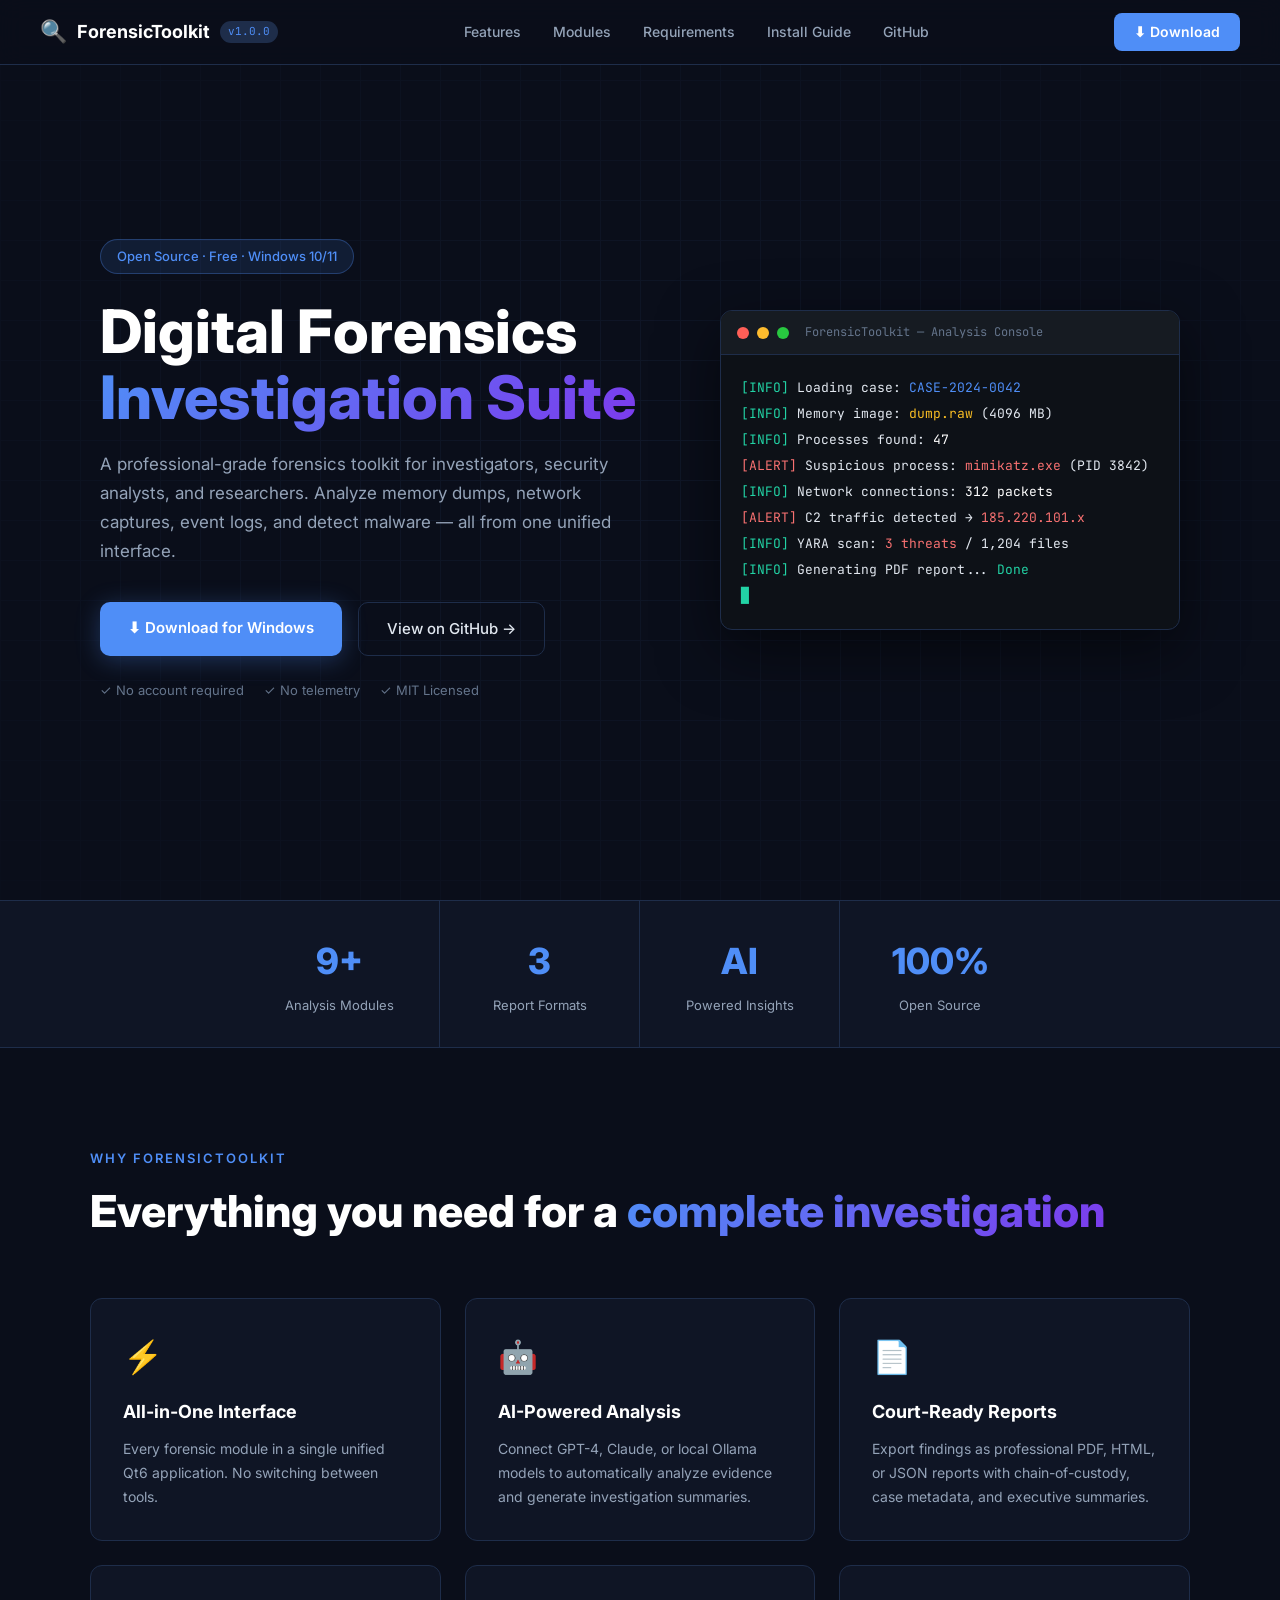
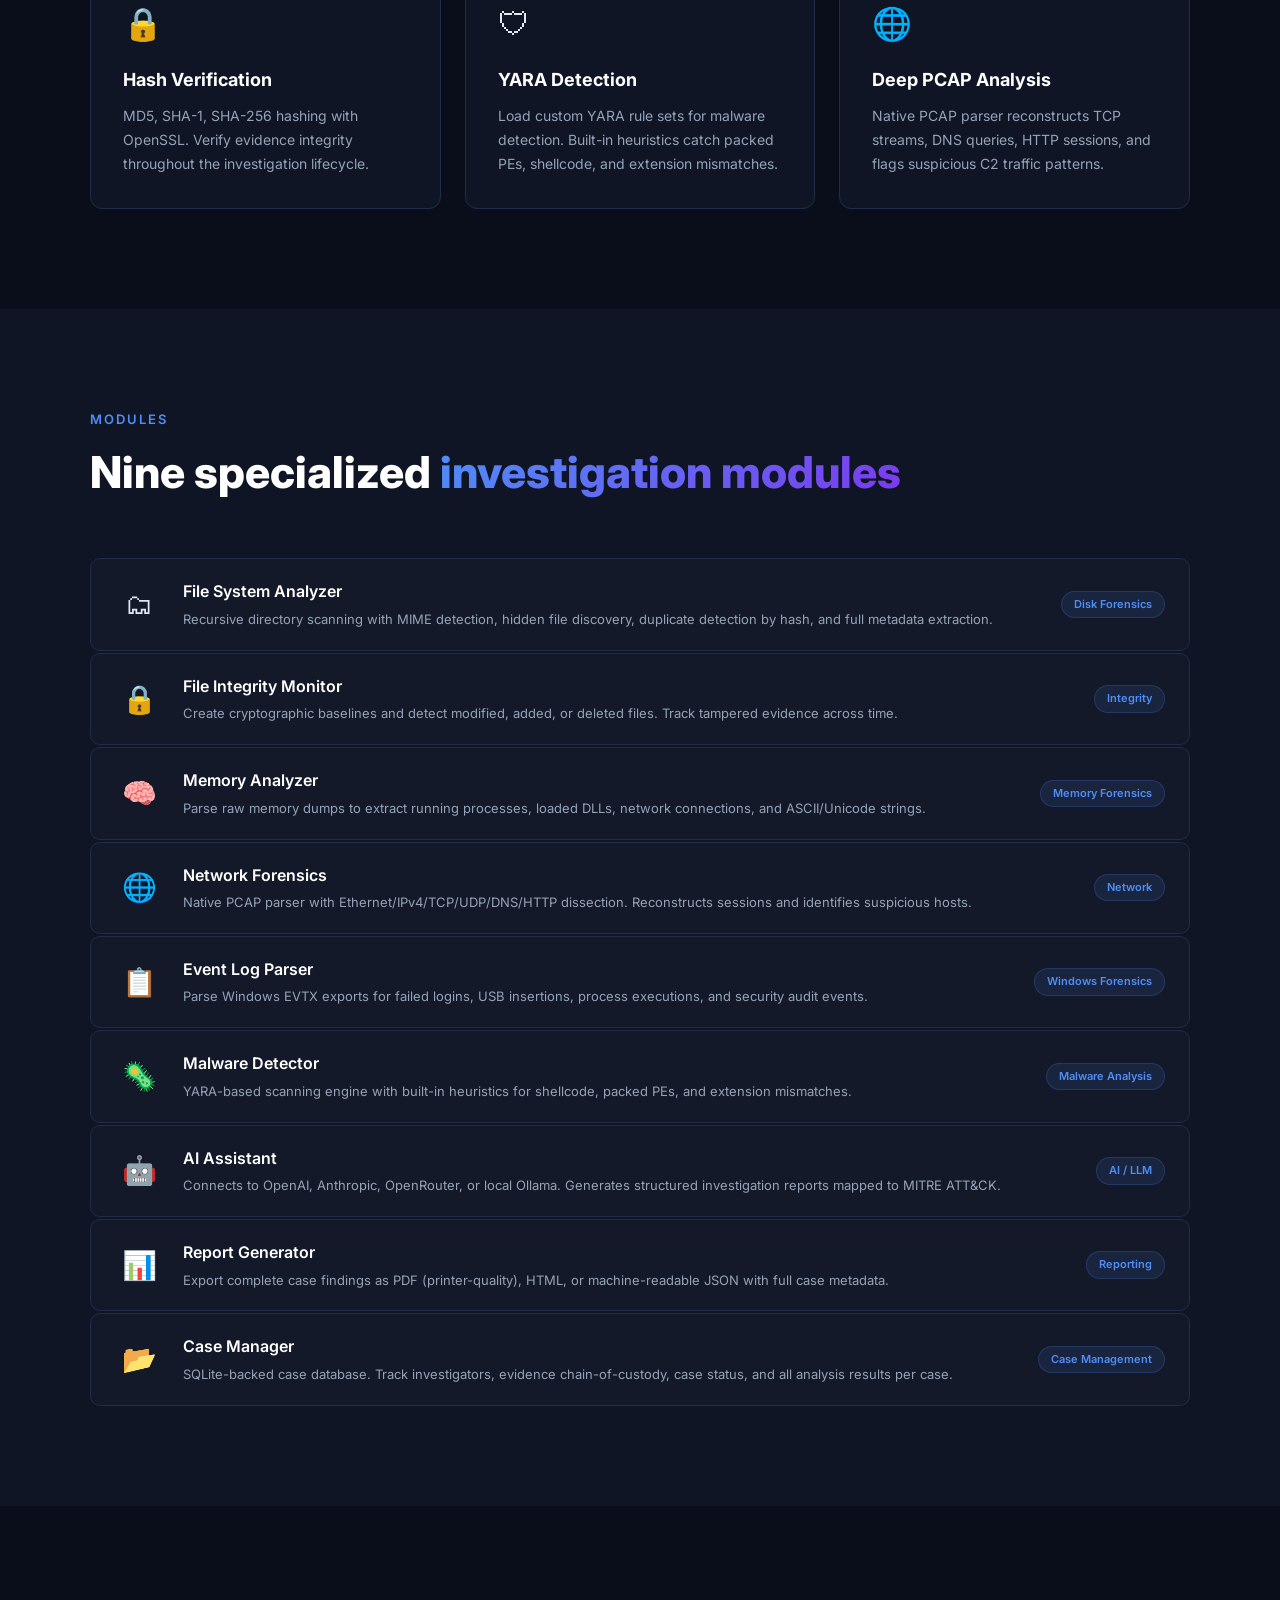
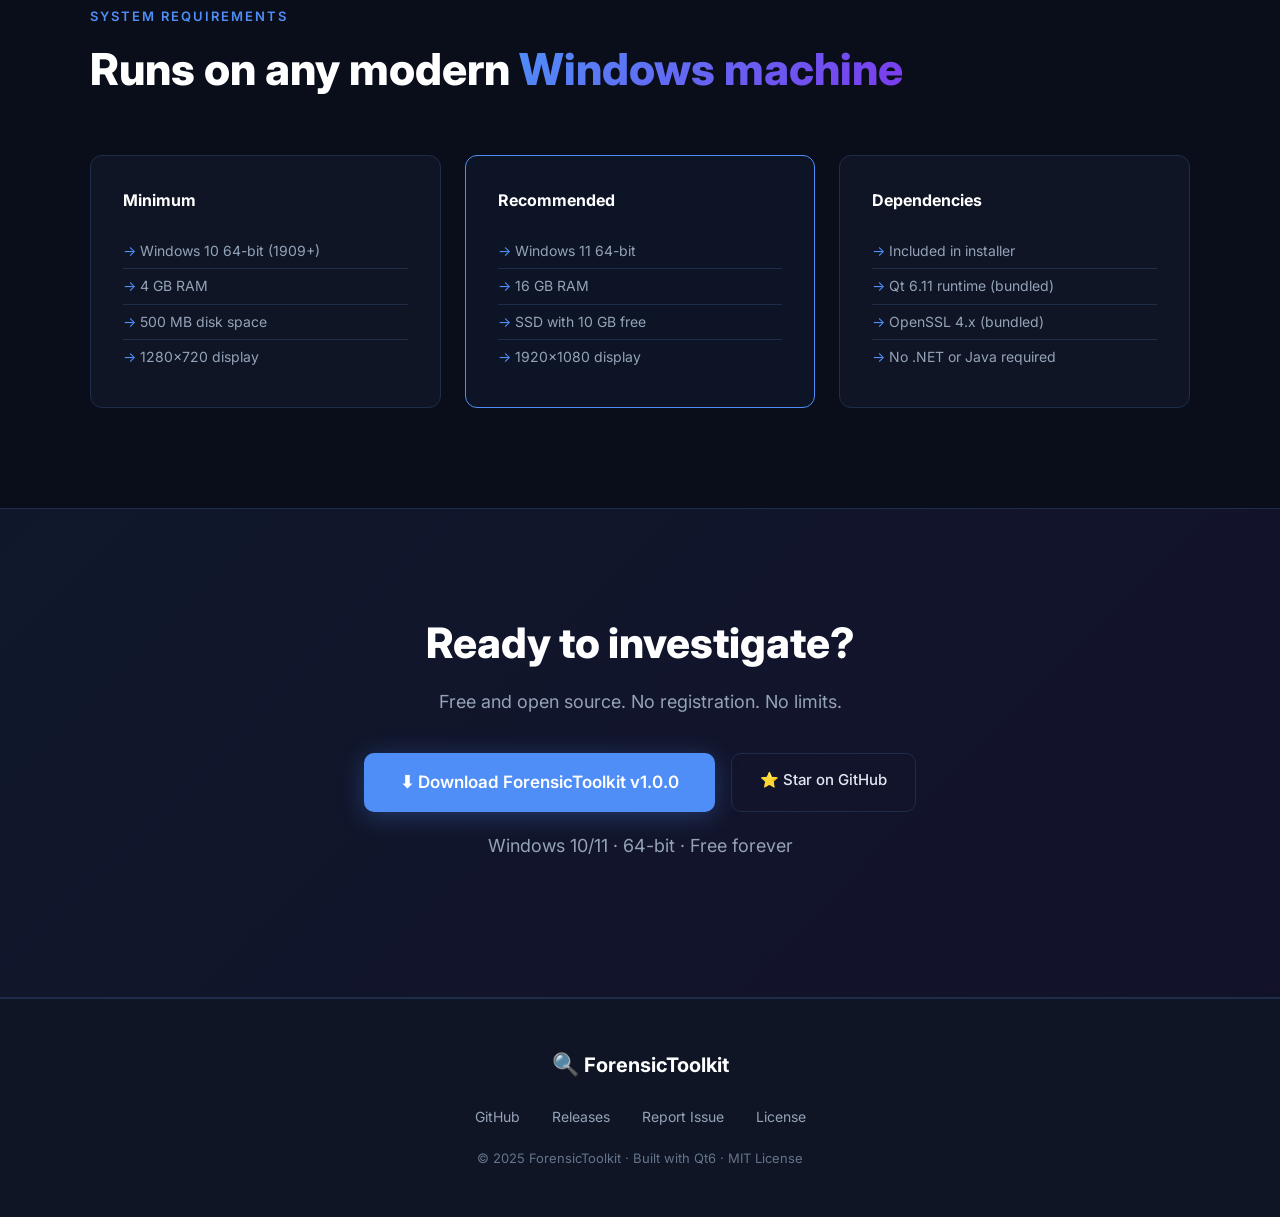
<file: docs/index.html>
<!DOCTYPE html>
<html lang="en">
<head>
  <meta charset="UTF-8" />
  <meta name="viewport" content="width=device-width, initial-scale=1.0"/>
  <title>ForensicToolkit — Enterprise Digital Forensics for Windows</title>
  <meta name="description" content="Professional open-source digital forensics investigation suite. Analyze memory dumps, PCAP files, event logs, detect malware, and generate court-ready reports."/>
  <meta property="og:title" content="ForensicToolkit — Enterprise Digital Forensics"/>
  <meta property="og:description" content="Open-source forensics toolkit with memory analysis, network forensics, malware detection, and AI-powered investigation reports."/>
  <meta property="og:url" content="https://forensics-toolkit-tan.vercel.app"/>
  <link rel="preconnect" href="https://fonts.googleapis.com"/>
  <link href="https://fonts.googleapis.com/css2?family=Inter:wght@300;400;500;600;700;800&family=JetBrains+Mono:wght@400;500&display=swap" rel="stylesheet"/>
  <link rel="stylesheet" href="style.css"/>
</head>
<body>

<!-- NAV -->
<nav class="navbar">
  <div class="nav-inner">
    <div class="nav-logo">
      <a href="#" class="nav-logo-link">
        <span class="logo-icon">🔍</span>
        <span class="logo-text">ForensicToolkit</span>
        <span class="logo-version">v1.0.0</span>
      </a>
    </div>
    <ul class="nav-links">
      <li><a href="#features">Features</a></li>
      <li><a href="#modules">Modules</a></li>
      <li><a href="#requirements">Requirements</a></li>
      <li><a href="install.html">Install Guide</a></li>
      <li><a href="https://github.com/Achyuth69/ForensicsToolkit" target="_blank">GitHub</a></li>
    </ul>
    <a class="btn-nav-download" href="https://github.com/Achyuth69/ForensicsToolkit/releases/download/v1.0.0/ForensicToolkit-1.0.0-Setup.exe">
      ⬇ Download
    </a>
  </div>
</nav>

<!-- HERO -->
<section class="hero" id="landing">
  <div class="hero-bg-grid"></div>
  <div class="hero-inner">
    <div class="hero-badge">Open Source · Free · Windows 10/11</div>
    <h1 class="hero-title">
      Digital Forensics<br/>
      <span class="gradient-text">Investigation Suite</span>
    </h1>
    <p class="hero-subtitle">
      A professional-grade forensics toolkit for investigators, security analysts, and researchers.
      Analyze memory dumps, network captures, event logs, and detect malware — all from one unified interface.
    </p>
    <div class="hero-actions">
      <a class="btn-primary" href="https://github.com/Achyuth69/ForensicsToolkit/releases/download/v1.0.0/ForensicToolkit-1.0.0-Setup.exe">
        ⬇ Download for Windows
      </a>
      <a class="btn-secondary" href="https://github.com/Achyuth69/ForensicsToolkit" target="_blank">
        View on GitHub →
      </a>
    </div>
    <div class="hero-meta">
      <span>✓ No account required</span>
      <span>✓ No telemetry</span>
      <span>✓ MIT Licensed</span>
    </div>
  </div>
  <div class="hero-terminal">
    <div class="terminal-bar">
      <span class="dot red"></span><span class="dot yellow"></span><span class="dot green"></span>
      <span class="terminal-title">ForensicToolkit — Analysis Console</span>
    </div>
    <div class="terminal-body">
      <p><span class="t-green">[INFO]</span> Loading case: <span class="t-blue">CASE-2024-0042</span></p>
      <p><span class="t-green">[INFO]</span> Memory image: <span class="t-yellow">dump.raw</span> (4096 MB)</p>
      <p><span class="t-green">[INFO]</span> Processes found: <span class="t-white">47</span></p>
      <p><span class="t-red">[ALERT]</span> Suspicious process: <span class="t-red">mimikatz.exe</span> (PID 3842)</p>
      <p><span class="t-green">[INFO]</span> Network connections: <span class="t-white">312 packets</span></p>
      <p><span class="t-red">[ALERT]</span> C2 traffic detected → <span class="t-red">185.220.101.x</span></p>
      <p><span class="t-green">[INFO]</span> YARA scan: <span class="t-red">3 threats</span> / 1,204 files</p>
      <p><span class="t-green">[INFO]</span> Generating PDF report... <span class="t-green">Done</span></p>
      <p class="t-cursor">█</p>
    </div>
  </div>
</section>

<!-- STATS -->
<section class="stats-bar">
  <div class="stat"><span class="stat-num">9+</span><span class="stat-label">Analysis Modules</span></div>
  <div class="stat"><span class="stat-num">3</span><span class="stat-label">Report Formats</span></div>
  <div class="stat"><span class="stat-num">AI</span><span class="stat-label">Powered Insights</span></div>
  <div class="stat"><span class="stat-num">100%</span><span class="stat-label">Open Source</span></div>
</section>

<!-- FEATURES -->
<section class="section" id="features">
  <div class="section-inner">
    <div class="section-label">Why ForensicToolkit</div>
    <h2 class="section-title">Everything you need for a <span class="gradient-text">complete investigation</span></h2>
    <div class="features-grid">
      <div class="feature-card">
        <div class="feature-icon">⚡</div>
        <h3>All-in-One Interface</h3>
        <p>Every forensic module in a single unified Qt6 application. No switching between tools.</p>
      </div>
      <div class="feature-card">
        <div class="feature-icon">🤖</div>
        <h3>AI-Powered Analysis</h3>
        <p>Connect GPT-4, Claude, or local Ollama models to automatically analyze evidence and generate investigation summaries.</p>
      </div>
      <div class="feature-card">
        <div class="feature-icon">📄</div>
        <h3>Court-Ready Reports</h3>
        <p>Export findings as professional PDF, HTML, or JSON reports with chain-of-custody, case metadata, and executive summaries.</p>
      </div>
      <div class="feature-card">
        <div class="feature-icon">🔒</div>
        <h3>Hash Verification</h3>
        <p>MD5, SHA-1, SHA-256 hashing with OpenSSL. Verify evidence integrity throughout the investigation lifecycle.</p>
      </div>
      <div class="feature-card">
        <div class="feature-icon">🛡</div>
        <h3>YARA Detection</h3>
        <p>Load custom YARA rule sets for malware detection. Built-in heuristics catch packed PEs, shellcode, and extension mismatches.</p>
      </div>
      <div class="feature-card">
        <div class="feature-icon">🌐</div>
        <h3>Deep PCAP Analysis</h3>
        <p>Native PCAP parser reconstructs TCP streams, DNS queries, HTTP sessions, and flags suspicious C2 traffic patterns.</p>
      </div>
    </div>
  </div>
</section>

<!-- MODULES -->
<section class="section section-dark" id="modules">
  <div class="section-inner">
    <div class="section-label">Modules</div>
    <h2 class="section-title">Nine specialized <span class="gradient-text">investigation modules</span></h2>
    <div class="modules-list">
      <div class="module-item">
        <span class="module-icon">🗂</span>
        <div class="module-info">
          <h4>File System Analyzer</h4>
          <p>Recursive directory scanning with MIME detection, hidden file discovery, duplicate detection by hash, and full metadata extraction.</p>
        </div>
        <span class="module-tag">Disk Forensics</span>
      </div>
      <div class="module-item">
        <span class="module-icon">🔒</span>
        <div class="module-info">
          <h4>File Integrity Monitor</h4>
          <p>Create cryptographic baselines and detect modified, added, or deleted files. Track tampered evidence across time.</p>
        </div>
        <span class="module-tag">Integrity</span>
      </div>
      <div class="module-item">
        <span class="module-icon">🧠</span>
        <div class="module-info">
          <h4>Memory Analyzer</h4>
          <p>Parse raw memory dumps to extract running processes, loaded DLLs, network connections, and ASCII/Unicode strings.</p>
        </div>
        <span class="module-tag">Memory Forensics</span>
      </div>
      <div class="module-item">
        <span class="module-icon">🌐</span>
        <div class="module-info">
          <h4>Network Forensics</h4>
          <p>Native PCAP parser with Ethernet/IPv4/TCP/UDP/DNS/HTTP dissection. Reconstructs sessions and identifies suspicious hosts.</p>
        </div>
        <span class="module-tag">Network</span>
      </div>
      <div class="module-item">
        <span class="module-icon">📋</span>
        <div class="module-info">
          <h4>Event Log Parser</h4>
          <p>Parse Windows EVTX exports for failed logins, USB insertions, process executions, and security audit events.</p>
        </div>
        <span class="module-tag">Windows Forensics</span>
      </div>
      <div class="module-item">
        <span class="module-icon">🦠</span>
        <div class="module-info">
          <h4>Malware Detector</h4>
          <p>YARA-based scanning engine with built-in heuristics for shellcode, packed PEs, and extension mismatches.</p>
        </div>
        <span class="module-tag">Malware Analysis</span>
      </div>
      <div class="module-item">
        <span class="module-icon">🤖</span>
        <div class="module-info">
          <h4>AI Assistant</h4>
          <p>Connects to OpenAI, Anthropic, OpenRouter, or local Ollama. Generates structured investigation reports mapped to MITRE ATT&CK.</p>
        </div>
        <span class="module-tag">AI / LLM</span>
      </div>
      <div class="module-item">
        <span class="module-icon">📊</span>
        <div class="module-info">
          <h4>Report Generator</h4>
          <p>Export complete case findings as PDF (printer-quality), HTML, or machine-readable JSON with full case metadata.</p>
        </div>
        <span class="module-tag">Reporting</span>
      </div>
      <div class="module-item">
        <span class="module-icon">📂</span>
        <div class="module-info">
          <h4>Case Manager</h4>
          <p>SQLite-backed case database. Track investigators, evidence chain-of-custody, case status, and all analysis results per case.</p>
        </div>
        <span class="module-tag">Case Management</span>
      </div>
    </div>
  </div>
</section>

<!-- REQUIREMENTS -->
<section class="section" id="requirements">
  <div class="section-inner">
    <div class="section-label">System Requirements</div>
    <h2 class="section-title">Runs on any modern <span class="gradient-text">Windows machine</span></h2>
    <div class="req-grid">
      <div class="req-card">
        <h4>Minimum</h4>
        <ul>
          <li>Windows 10 64-bit (1909+)</li>
          <li>4 GB RAM</li>
          <li>500 MB disk space</li>
          <li>1280×720 display</li>
        </ul>
      </div>
      <div class="req-card req-card-highlight">
        <h4>Recommended</h4>
        <ul>
          <li>Windows 11 64-bit</li>
          <li>16 GB RAM</li>
          <li>SSD with 10 GB free</li>
          <li>1920×1080 display</li>
        </ul>
      </div>
      <div class="req-card">
        <h4>Dependencies</h4>
        <ul>
          <li>Included in installer</li>
          <li>Qt 6.11 runtime (bundled)</li>
          <li>OpenSSL 4.x (bundled)</li>
          <li>No .NET or Java required</li>
        </ul>
      </div>
    </div>
  </div>
</section>

<!-- CTA -->
<section class="cta-section">
  <div class="cta-inner">
    <h2>Ready to investigate?</h2>
    <p>Free and open source. No registration. No limits.</p>
    <div class="cta-actions">
      <a class="btn-primary btn-large" href="https://github.com/Achyuth69/ForensicsToolkit/releases/download/v1.0.0/ForensicToolkit-1.0.0-Setup.exe">
        ⬇ Download ForensicToolkit v1.0.0
      </a>
      <a class="btn-secondary" href="https://github.com/Achyuth69/ForensicsToolkit" target="_blank">
        ⭐ Star on GitHub
      </a>
    </div>
    <p class="cta-note">Windows 10/11 · 64-bit · Free forever</p>
  </div>
</section>

<!-- FOOTER -->
<footer class="footer">
  <div class="footer-inner">
    <div class="footer-logo">
      <span class="logo-icon">🔍</span> ForensicToolkit
    </div>
    <div class="footer-links">
      <a href="https://github.com/Achyuth69/ForensicsToolkit" target="_blank">GitHub</a>
      <a href="https://github.com/Achyuth69/ForensicsToolkit/releases" target="_blank">Releases</a>
      <a href="https://github.com/Achyuth69/ForensicsToolkit/issues" target="_blank">Report Issue</a>
      <a href="https://github.com/Achyuth69/ForensicsToolkit/blob/main/LICENSE" target="_blank">License</a>
    </div>
    <p class="footer-copy">© 2025 ForensicToolkit · Built with Qt6 · MIT License</p>
  </div>
</footer>

<script src="script.js"></script>
</body>
</html>
</file>
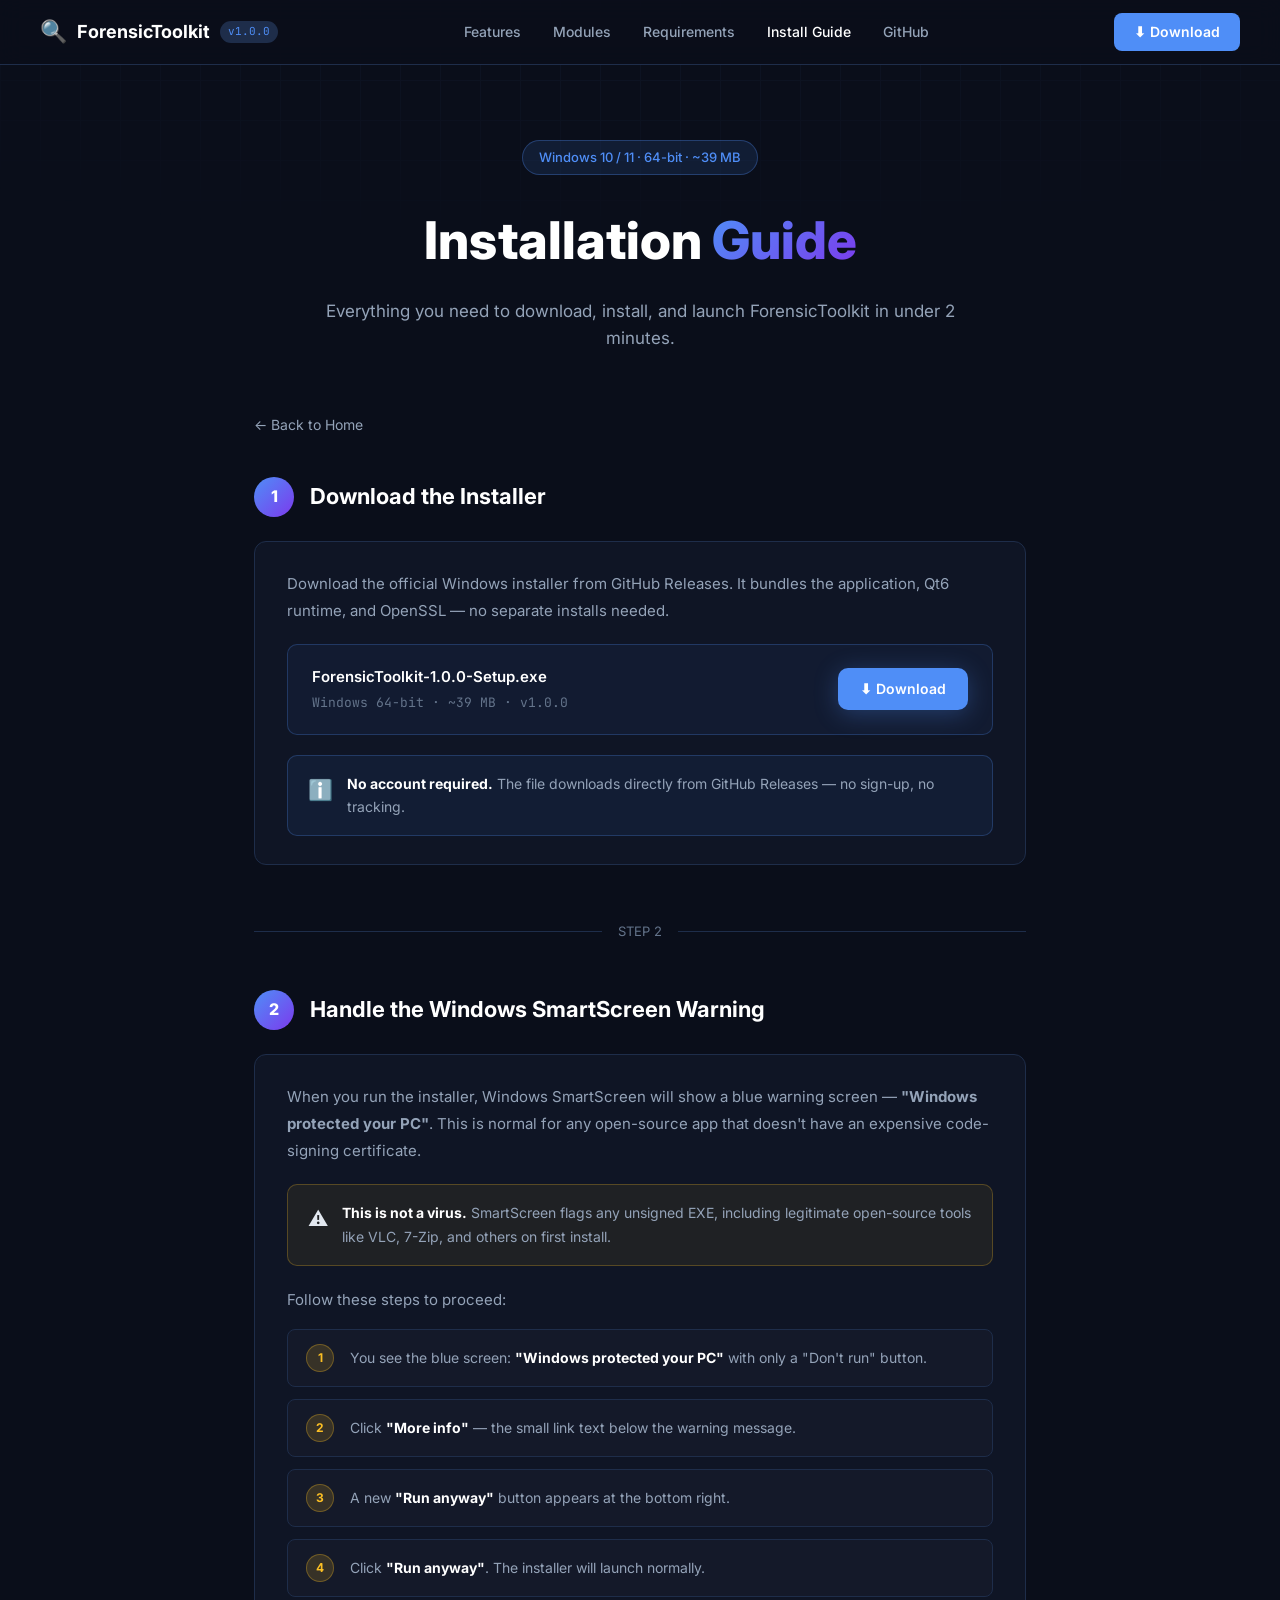
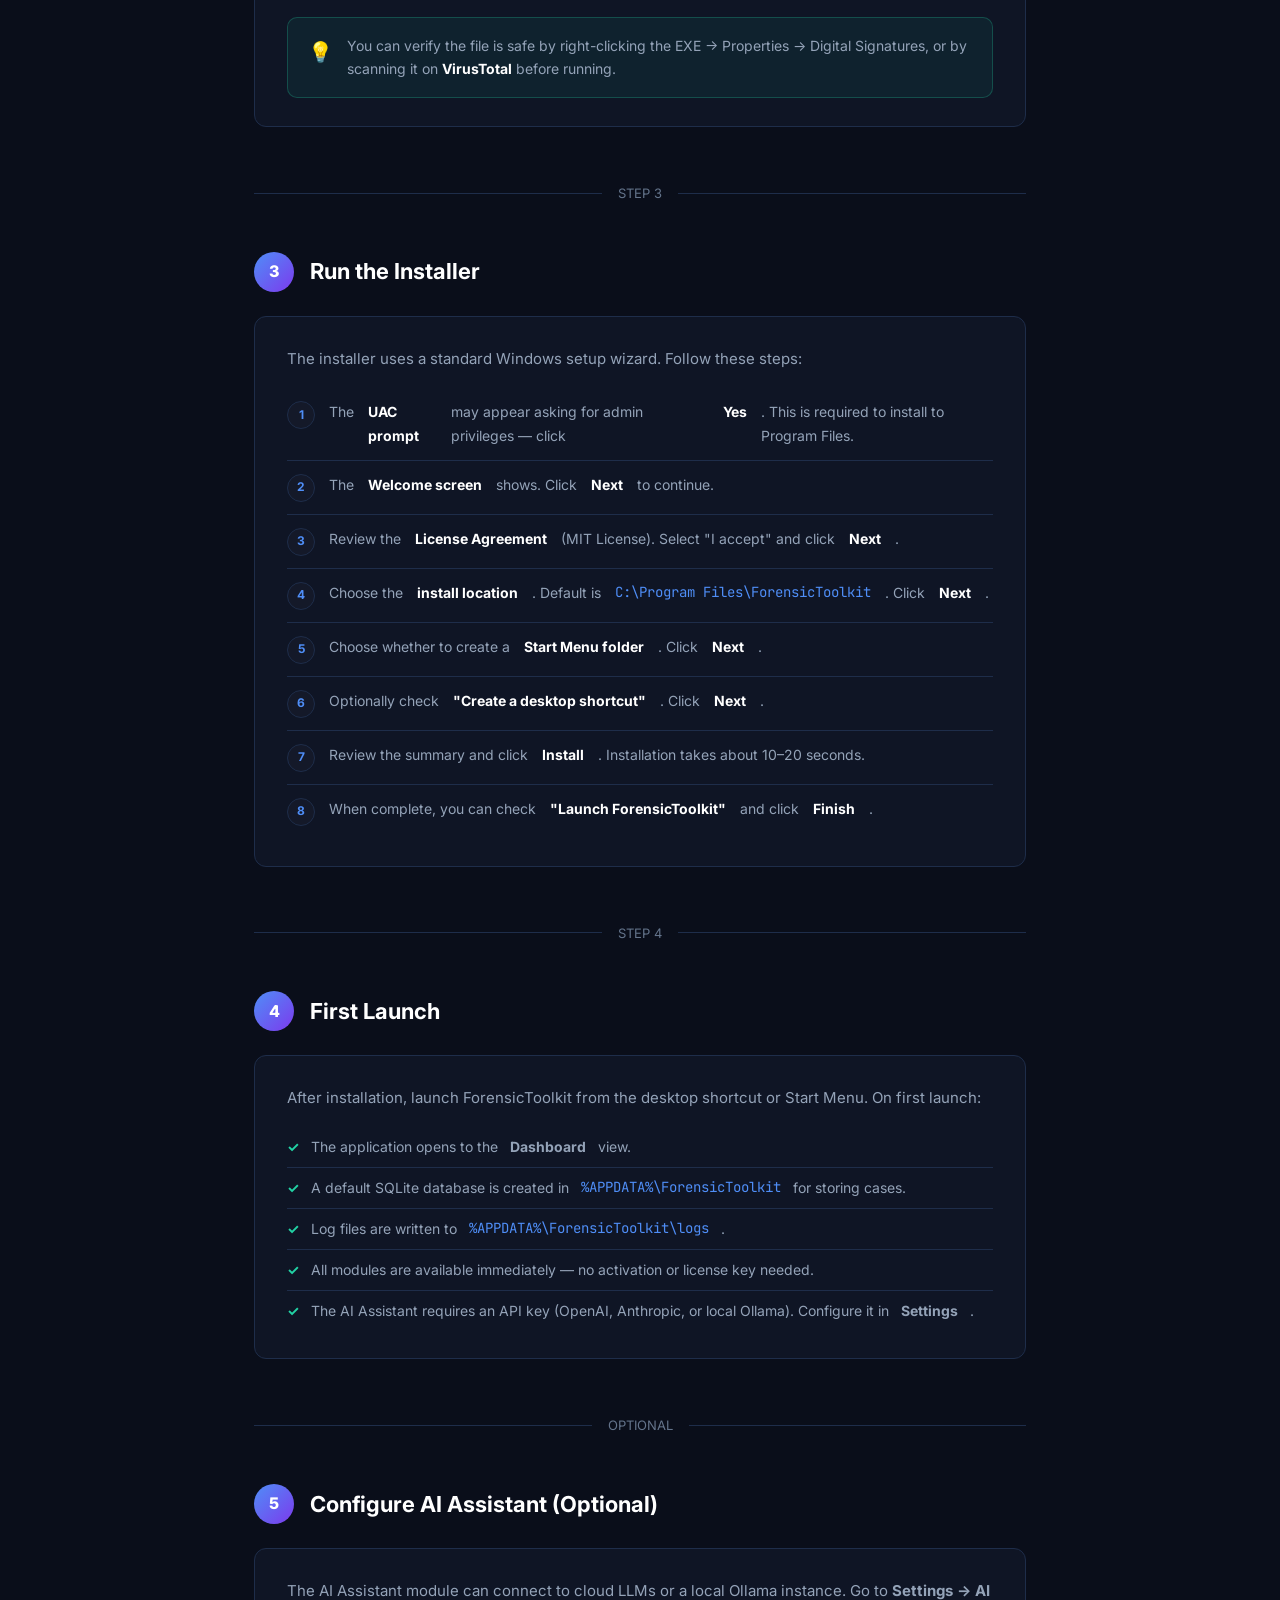
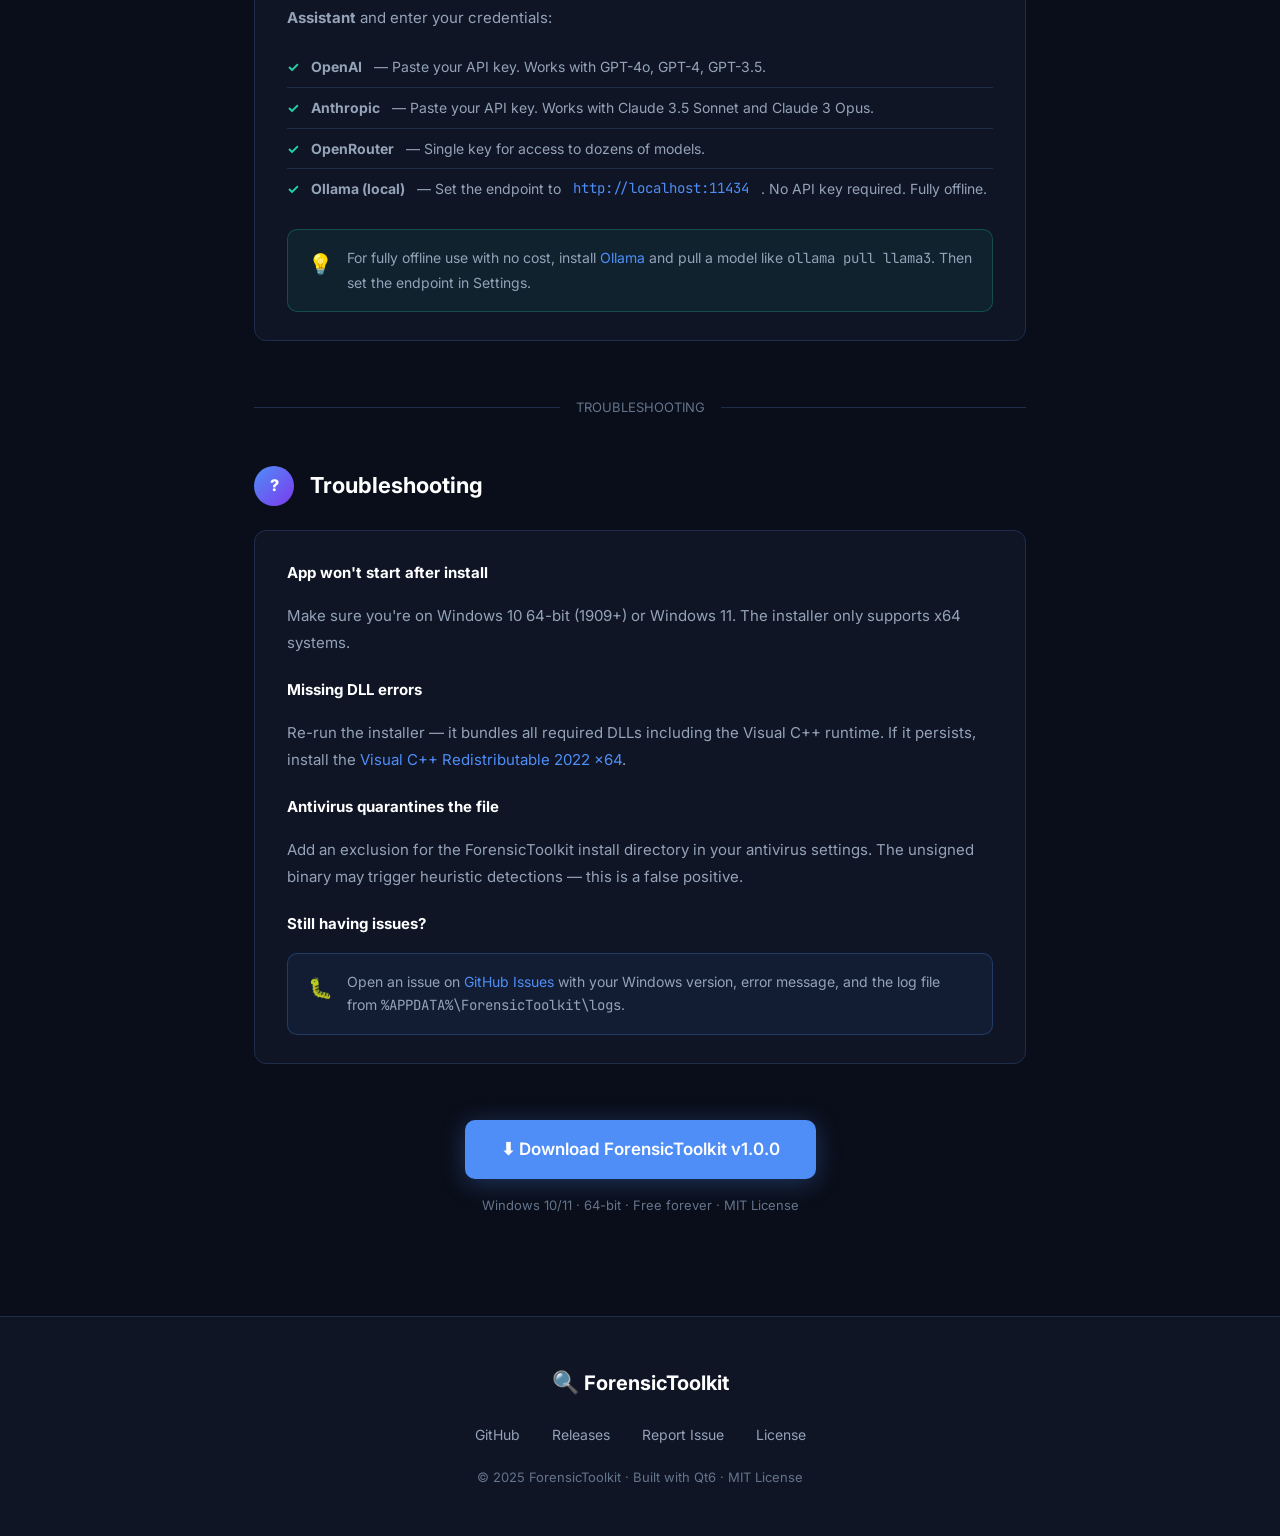
<file: docs/install.html>
<!DOCTYPE html>
<html lang="en">
<head>
  <meta charset="UTF-8" />
  <meta name="viewport" content="width=device-width, initial-scale=1.0"/>
  <title>Install Guide — ForensicToolkit</title>
  <meta name="description" content="Step-by-step installation guide for ForensicToolkit on Windows 10/11."/>
  <link rel="preconnect" href="https://fonts.googleapis.com"/>
  <link href="https://fonts.googleapis.com/css2?family=Inter:wght@300;400;500;600;700;800&family=JetBrains+Mono:wght@400;500&display=swap" rel="stylesheet"/>
  <link rel="stylesheet" href="style.css"/>
  <style>
    /* ── Install page extras ── */
    .install-hero {
      padding: 140px 24px 60px;
      text-align: center;
      position: relative;
      overflow: hidden;
    }
    .install-hero .hero-bg-grid {
      position: absolute; inset: 0;
      background-image:
        linear-gradient(var(--border) 1px, transparent 1px),
        linear-gradient(90deg, var(--border) 1px, transparent 1px);
      background-size: 40px 40px;
      opacity: 0.25;
      mask-image: radial-gradient(ellipse 80% 60% at 50% 0%, black, transparent);
    }
    .install-hero-inner { position: relative; max-width: 700px; margin: 0 auto; }
    .install-hero h1 { font-size: clamp(32px, 5vw, 52px); font-weight: 800; color: #fff; margin-bottom: 16px; }
    .install-hero p { font-size: 17px; color: var(--text2); }

    /* ── Steps layout ── */
    .install-wrap { max-width: 820px; margin: 0 auto; padding: 0 24px 100px; }

    .step-section { margin-bottom: 56px; }
    .step-header {
      display: flex; align-items: center; gap: 16px;
      margin-bottom: 24px;
    }
    .step-num {
      width: 40px; height: 40px; border-radius: 50%;
      background: linear-gradient(135deg, var(--accent), var(--accent2));
      color: #fff; font-size: 16px; font-weight: 800;
      display: flex; align-items: center; justify-content: center;
      flex-shrink: 0;
    }
    .step-header h2 { font-size: 22px; font-weight: 700; color: #fff; }

    .step-card {
      background: var(--bg2); border: 1px solid var(--border);
      border-radius: 12px; padding: 28px 32px;
    }
    .step-card p { font-size: 15px; color: var(--text2); line-height: 1.8; margin-bottom: 16px; }
    .step-card p:last-child { margin-bottom: 0; }

    /* download box */
    .dl-box {
      display: flex; align-items: center; justify-content: space-between;
      gap: 20px; flex-wrap: wrap;
      background: rgba(79,142,247,0.06);
      border: 1px solid rgba(79,142,247,0.25);
      border-radius: 10px; padding: 20px 24px;
      margin-top: 20px;
    }
    .dl-box-info { display: flex; flex-direction: column; gap: 4px; }
    .dl-box-name { font-size: 15px; font-weight: 600; color: #fff; }
    .dl-box-meta { font-size: 13px; color: var(--text3); font-family: 'JetBrains Mono', monospace; }
    .dl-box .btn-primary { white-space: nowrap; padding: 10px 22px; font-size: 14px; }

    /* warning / info / tip boxes */
    .notice {
      display: flex; gap: 14px; align-items: flex-start;
      border-radius: 10px; padding: 16px 20px; margin-top: 20px;
      font-size: 14px; line-height: 1.7;
    }
    .notice-icon { font-size: 20px; flex-shrink: 0; margin-top: 1px; }
    .notice-body { color: var(--text2); }
    .notice-body strong { color: #fff; }
    .notice.warn  { background: rgba(251,191,36,0.07);  border: 1px solid rgba(251,191,36,0.25); }
    .notice.info  { background: rgba(79,142,247,0.07);  border: 1px solid rgba(79,142,247,0.25); }
    .notice.tip   { background: rgba(34,211,165,0.07);  border: 1px solid rgba(34,211,165,0.25); }
    .notice.danger{ background: rgba(248,113,113,0.07); border: 1px solid rgba(248,113,113,0.25); }

    /* step-by-step sub-list */
    .install-steps { list-style: none; counter-reset: istep; margin-top: 16px; }
    .install-steps li {
      counter-increment: istep;
      display: flex; gap: 14px; align-items: flex-start;
      padding: 12px 0; border-bottom: 1px solid var(--border);
      font-size: 14px; color: var(--text2); line-height: 1.7;
    }
    .install-steps li:last-child { border-bottom: none; }
    .install-steps li::before {
      content: counter(istep);
      min-width: 26px; height: 26px; border-radius: 50%;
      background: var(--bg3); border: 1px solid var(--border);
      color: var(--accent); font-size: 12px; font-weight: 700;
      display: flex; align-items: center; justify-content: center;
      flex-shrink: 0; margin-top: 1px;
    }
    .install-steps li strong { color: #fff; }

    /* SmartScreen walkthrough */
    .smartscreen-steps { display: flex; flex-direction: column; gap: 12px; margin-top: 16px; }
    .ss-step {
      display: flex; align-items: center; gap: 16px;
      background: var(--bg3); border: 1px solid var(--border);
      border-radius: 8px; padding: 14px 18px;
    }
    .ss-step-num {
      width: 28px; height: 28px; border-radius: 50%;
      background: rgba(251,191,36,0.15); border: 1px solid rgba(251,191,36,0.3);
      color: var(--yellow); font-size: 12px; font-weight: 700;
      display: flex; align-items: center; justify-content: center; flex-shrink: 0;
    }
    .ss-step p { font-size: 14px; color: var(--text2); margin: 0; }
    .ss-step strong { color: #fff; }

    /* code snippet */
    .code-block {
      background: #0d1117; border: 1px solid var(--border);
      border-radius: 8px; padding: 16px 20px; margin-top: 16px;
      font-family: 'JetBrains Mono', monospace; font-size: 13px;
      color: var(--green); overflow-x: auto;
    }

    /* checklist */
    .checklist { list-style: none; margin-top: 16px; }
    .checklist li {
      display: flex; gap: 12px; align-items: flex-start;
      font-size: 14px; color: var(--text2); padding: 8px 0;
      border-bottom: 1px solid var(--border); line-height: 1.7;
    }
    .checklist li:last-child { border-bottom: none; }
    .checklist li::before { content: "✓"; color: var(--green); font-weight: 700; flex-shrink: 0; }

    /* divider */
    .step-divider {
      display: flex; align-items: center; gap: 16px;
      margin: 48px 0; color: var(--text3); font-size: 13px;
    }
    .step-divider::before, .step-divider::after {
      content: ''; flex: 1; height: 1px; background: var(--border);
    }

    /* back link */
    .back-link {
      display: inline-flex; align-items: center; gap: 8px;
      color: var(--text2); font-size: 14px; margin-bottom: 40px;
      transition: color 0.2s;
    }
    .back-link:hover { color: var(--accent); }
  </style>
</head>
<body>

<!-- NAV -->
<nav class="navbar">
  <div class="nav-inner">
    <div class="nav-logo">
      <a href="index.html" style="display:flex;align-items:center;gap:10px;text-decoration:none;">
        <span class="logo-icon">🔍</span>
        <span class="logo-text">ForensicToolkit</span>
        <span class="logo-version">v1.0.0</span>
      </a>
    </div>
    <ul class="nav-links">
      <li><a href="index.html#features">Features</a></li>
      <li><a href="index.html#modules">Modules</a></li>
      <li><a href="index.html#requirements">Requirements</a></li>
      <li><a href="install.html" style="color:#fff;">Install Guide</a></li>
      <li><a href="https://github.com/Achyuth69/ForensicsToolkit" target="_blank">GitHub</a></li>
    </ul>
    <a class="btn-nav-download" href="https://github.com/Achyuth69/ForensicsToolkit/releases/download/v1.0.0/ForensicToolkit-1.0.0-Setup.exe">
      ⬇ Download
    </a>
  </div>
</nav>

<!-- HERO -->
<section class="install-hero">
  <div class="hero-bg-grid"></div>
  <div class="install-hero-inner">
    <div class="hero-badge">Windows 10 / 11 · 64-bit · ~39 MB</div>
    <h1>Installation <span class="gradient-text">Guide</span></h1>
    <p>Everything you need to download, install, and launch ForensicToolkit in under 2 minutes.</p>
  </div>
</section>

<!-- INSTALL CONTENT -->
<div class="install-wrap">

  <a class="back-link" href="index.html">← Back to Home</a>

  <!-- STEP 1 -->
  <div class="step-section">
    <div class="step-header">
      <div class="step-num">1</div>
      <h2>Download the Installer</h2>
    </div>
    <div class="step-card">
      <p>Download the official Windows installer from GitHub Releases. It bundles the application, Qt6 runtime, and OpenSSL — no separate installs needed.</p>
      <div class="dl-box">
        <div class="dl-box-info">
          <span class="dl-box-name">ForensicToolkit-1.0.0-Setup.exe</span>
          <span class="dl-box-meta">Windows 64-bit · ~39 MB · v1.0.0</span>
        </div>
        <a class="btn-primary" href="https://github.com/Achyuth69/ForensicsToolkit/releases/download/v1.0.0/ForensicToolkit-1.0.0-Setup.exe">
          ⬇ Download
        </a>
      </div>
      <div class="notice info">
        <span class="notice-icon">ℹ️</span>
        <div class="notice-body">
          <strong>No account required.</strong> The file downloads directly from GitHub Releases — no sign-up, no tracking.
        </div>
      </div>
    </div>
  </div>

  <div class="step-divider">STEP 2</div>

  <!-- STEP 2 -->
  <div class="step-section">
    <div class="step-header">
      <div class="step-num">2</div>
      <h2>Handle the Windows SmartScreen Warning</h2>
    </div>
    <div class="step-card">
      <p>When you run the installer, Windows SmartScreen will show a blue warning screen — <strong>"Windows protected your PC"</strong>. This is normal for any open-source app that doesn't have an expensive code-signing certificate.</p>

      <div class="notice warn">
        <span class="notice-icon">⚠️</span>
        <div class="notice-body">
          <strong>This is not a virus.</strong> SmartScreen flags any unsigned EXE, including legitimate open-source tools like VLC, 7-Zip, and others on first install.
        </div>
      </div>

      <p style="margin-top:20px;">Follow these steps to proceed:</p>
      <div class="smartscreen-steps">
        <div class="ss-step">
          <div class="ss-step-num">1</div>
          <p>You see the blue screen: <strong>"Windows protected your PC"</strong> with only a "Don't run" button.</p>
        </div>
        <div class="ss-step">
          <div class="ss-step-num">2</div>
          <p>Click <strong>"More info"</strong> — the small link text below the warning message.</p>
        </div>
        <div class="ss-step">
          <div class="ss-step-num">3</div>
          <p>A new <strong>"Run anyway"</strong> button appears at the bottom right.</p>
        </div>
        <div class="ss-step">
          <div class="ss-step-num">4</div>
          <p>Click <strong>"Run anyway"</strong>. The installer will launch normally.</p>
        </div>
      </div>

      <div class="notice tip">
        <span class="notice-icon">💡</span>
        <div class="notice-body">
          You can verify the file is safe by right-clicking the EXE → Properties → Digital Signatures, or by scanning it on <strong>VirusTotal</strong> before running.
        </div>
      </div>
    </div>
  </div>

  <div class="step-divider">STEP 3</div>

  <!-- STEP 3 -->
  <div class="step-section">
    <div class="step-header">
      <div class="step-num">3</div>
      <h2>Run the Installer</h2>
    </div>
    <div class="step-card">
      <p>The installer uses a standard Windows setup wizard. Follow these steps:</p>
      <ol class="install-steps">
        <li>The <strong>UAC prompt</strong> may appear asking for admin privileges — click <strong>Yes</strong>. This is required to install to Program Files.</li>
        <li>The <strong>Welcome screen</strong> shows. Click <strong>Next</strong> to continue.</li>
        <li>Review the <strong>License Agreement</strong> (MIT License). Select "I accept" and click <strong>Next</strong>.</li>
        <li>Choose the <strong>install location</strong>. Default is <code style="color:var(--accent);font-family:'JetBrains Mono',monospace;">C:\Program Files\ForensicToolkit</code>. Click <strong>Next</strong>.</li>
        <li>Choose whether to create a <strong>Start Menu folder</strong>. Click <strong>Next</strong>.</li>
        <li>Optionally check <strong>"Create a desktop shortcut"</strong>. Click <strong>Next</strong>.</li>
        <li>Review the summary and click <strong>Install</strong>. Installation takes about 10–20 seconds.</li>
        <li>When complete, you can check <strong>"Launch ForensicToolkit"</strong> and click <strong>Finish</strong>.</li>
      </ol>
    </div>
  </div>

  <div class="step-divider">STEP 4</div>

  <!-- STEP 4 -->
  <div class="step-section">
    <div class="step-header">
      <div class="step-num">4</div>
      <h2>First Launch</h2>
    </div>
    <div class="step-card">
      <p>After installation, launch ForensicToolkit from the desktop shortcut or Start Menu. On first launch:</p>
      <ul class="checklist">
        <li>The application opens to the <strong>Dashboard</strong> view.</li>
        <li>A default SQLite database is created in <code style="color:var(--accent);font-family:'JetBrains Mono',monospace;">%APPDATA%\ForensicToolkit</code> for storing cases.</li>
        <li>Log files are written to <code style="color:var(--accent);font-family:'JetBrains Mono',monospace;">%APPDATA%\ForensicToolkit\logs</code>.</li>
        <li>All modules are available immediately — no activation or license key needed.</li>
        <li>The AI Assistant requires an API key (OpenAI, Anthropic, or local Ollama). Configure it in <strong>Settings</strong>.</li>
      </ul>
    </div>
  </div>

  <div class="step-divider">OPTIONAL</div>

  <!-- STEP 5 - Optional AI setup -->
  <div class="step-section">
    <div class="step-header">
      <div class="step-num">5</div>
      <h2>Configure AI Assistant (Optional)</h2>
    </div>
    <div class="step-card">
      <p>The AI Assistant module can connect to cloud LLMs or a local Ollama instance. Go to <strong>Settings → AI Assistant</strong> and enter your credentials:</p>
      <ul class="checklist">
        <li><strong>OpenAI</strong> — Paste your API key. Works with GPT-4o, GPT-4, GPT-3.5.</li>
        <li><strong>Anthropic</strong> — Paste your API key. Works with Claude 3.5 Sonnet and Claude 3 Opus.</li>
        <li><strong>OpenRouter</strong> — Single key for access to dozens of models.</li>
        <li><strong>Ollama (local)</strong> — Set the endpoint to <code style="color:var(--accent);font-family:'JetBrains Mono',monospace;">http://localhost:11434</code>. No API key required. Fully offline.</li>
      </ul>
      <div class="notice tip">
        <span class="notice-icon">💡</span>
        <div class="notice-body">
          For fully offline use with no cost, install <a href="https://ollama.com" target="_blank" style="color:var(--accent);">Ollama</a> and pull a model like <code style="font-family:'JetBrains Mono',monospace;">ollama pull llama3</code>. Then set the endpoint in Settings.
        </div>
      </div>
    </div>
  </div>

  <div class="step-divider">TROUBLESHOOTING</div>

  <!-- TROUBLESHOOTING -->
  <div class="step-section">
    <div class="step-header">
      <div class="step-num">?</div>
      <h2>Troubleshooting</h2>
    </div>
    <div class="step-card">
      <p><strong style="color:#fff;">App won't start after install</strong></p>
      <p>Make sure you're on Windows 10 64-bit (1909+) or Windows 11. The installer only supports x64 systems.</p>

      <p style="margin-top:20px;"><strong style="color:#fff;">Missing DLL errors</strong></p>
      <p>Re-run the installer — it bundles all required DLLs including the Visual C++ runtime. If it persists, install the <a href="https://aka.ms/vs/17/release/vc_redist.x64.exe" target="_blank" style="color:var(--accent);">Visual C++ Redistributable 2022 x64</a>.</p>

      <p style="margin-top:20px;"><strong style="color:#fff;">Antivirus quarantines the file</strong></p>
      <p>Add an exclusion for the ForensicToolkit install directory in your antivirus settings. The unsigned binary may trigger heuristic detections — this is a false positive.</p>

      <p style="margin-top:20px;"><strong style="color:#fff;">Still having issues?</strong></p>
      <div class="notice info" style="margin-top:10px;">
        <span class="notice-icon">🐛</span>
        <div class="notice-body">
          Open an issue on <a href="https://github.com/Achyuth69/ForensicsToolkit/issues" target="_blank" style="color:var(--accent);">GitHub Issues</a> with your Windows version, error message, and the log file from <code style="font-family:'JetBrains Mono',monospace;">%APPDATA%\ForensicToolkit\logs</code>.
        </div>
      </div>
    </div>
  </div>

  <!-- Final CTA -->
  <div style="text-align:center; margin-top: 20px;">
    <a class="btn-primary btn-large" href="https://github.com/Achyuth69/ForensicsToolkit/releases/download/v1.0.0/ForensicToolkit-1.0.0-Setup.exe">
      ⬇ Download ForensicToolkit v1.0.0
    </a>
    <p style="margin-top:16px; font-size:13px; color:var(--text3);">Windows 10/11 · 64-bit · Free forever · MIT License</p>
  </div>

</div>

<!-- FOOTER -->
<footer class="footer">
  <div class="footer-inner">
    <div class="footer-logo">
      <span class="logo-icon">🔍</span> ForensicToolkit
    </div>
    <div class="footer-links">
      <a href="https://github.com/Achyuth69/ForensicsToolkit" target="_blank">GitHub</a>
      <a href="https://github.com/Achyuth69/ForensicsToolkit/releases" target="_blank">Releases</a>
      <a href="https://github.com/Achyuth69/ForensicsToolkit/issues" target="_blank">Report Issue</a>
      <a href="https://github.com/Achyuth69/ForensicsToolkit/blob/main/LICENSE" target="_blank">License</a>
    </div>
    <p class="footer-copy">© 2025 ForensicToolkit · Built with Qt6 · MIT License</p>
  </div>
</footer>

<script src="script.js"></script>
</body>
</html>
</file>
<file: docs/style.css>
:root {
  --bg: #0a0e1a;
  --bg2: #0f1525;
  --bg3: #141929;
  --border: #1e2d4a;
  --accent: #4f8ef7;
  --accent2: #7c3aed;
  --green: #22d3a5;
  --red: #f87171;
  --yellow: #fbbf24;
  --text: #e2e8f0;
  --text2: #94a3b8;
  --text3: #64748b;
}

* { box-sizing: border-box; margin: 0; padding: 0; }

html { scroll-behavior: smooth; }

body {
  font-family: 'Inter', sans-serif;
  background: var(--bg);
  color: var(--text);
  line-height: 1.6;
  overflow-x: hidden;
}

a { color: var(--accent); text-decoration: none; }
a:hover { color: #fff; }

/* NAVBAR */
.navbar {
  position: fixed; top: 0; left: 0; right: 0; z-index: 100;
  background: rgba(10,14,26,0.9);
  backdrop-filter: blur(12px);
  border-bottom: 1px solid var(--border);
  padding: 0 24px;
}
.nav-inner {
  max-width: 1200px; margin: 0 auto;
  display: flex; align-items: center; justify-content: space-between;
  height: 64px;
}
.nav-logo { display: flex; align-items: center; gap: 10px; }
.nav-logo-link {
  display: flex; align-items: center; gap: 10px;
  text-decoration: none;
}
.nav-logo-link:hover .logo-text { color: var(--accent); }
.nav-logo-link:hover { color: inherit; }
.logo-icon { font-size: 22px; }
.logo-text { font-size: 18px; font-weight: 700; color: #fff; }
.logo-version {
  font-size: 11px; background: var(--border);
  color: var(--accent); padding: 2px 8px; border-radius: 20px;
  font-family: 'JetBrains Mono', monospace;
}
.nav-links { display: flex; gap: 32px; list-style: none; }
.nav-links a { color: var(--text2); font-size: 14px; font-weight: 500; transition: color 0.2s; }
.nav-links a:hover { color: #fff; }
.btn-nav-download {
  background: var(--accent); color: #fff;
  padding: 8px 20px; border-radius: 8px;
  font-size: 14px; font-weight: 600; transition: all 0.2s;
}
.btn-nav-download:hover { background: #3b7de8; transform: translateY(-1px); }

/* HERO */
.hero {
  min-height: 100vh; padding: 120px 24px 80px;
  display: flex; align-items: center; justify-content: center;
  gap: 60px; flex-wrap: wrap;
  position: relative; overflow: hidden;
}
.hero-bg-grid {
  position: absolute; inset: 0;
  background-image:
    linear-gradient(var(--border) 1px, transparent 1px),
    linear-gradient(90deg, var(--border) 1px, transparent 1px);
  background-size: 40px 40px;
  opacity: 0.3;
  mask-image: radial-gradient(ellipse 80% 80% at 50% 50%, black, transparent);
}
.hero-inner { max-width: 560px; position: relative; }
.hero-badge {
  display: inline-block;
  background: rgba(79,142,247,0.12);
  border: 1px solid rgba(79,142,247,0.3);
  color: var(--accent); font-size: 13px; font-weight: 500;
  padding: 6px 16px; border-radius: 20px; margin-bottom: 24px;
}
.hero-title {
  font-size: clamp(36px, 5vw, 60px);
  font-weight: 800; line-height: 1.1;
  color: #fff; margin-bottom: 20px;
}
.gradient-text {
  background: linear-gradient(135deg, var(--accent), var(--accent2));
  -webkit-background-clip: text; -webkit-text-fill-color: transparent;
  background-clip: text;
}
.hero-subtitle {
  font-size: 17px; color: var(--text2); line-height: 1.7;
  margin-bottom: 36px;
}
.hero-actions { display: flex; gap: 16px; flex-wrap: wrap; margin-bottom: 24px; }
.btn-primary {
  background: var(--accent); color: #fff;
  padding: 14px 28px; border-radius: 10px;
  font-size: 15px; font-weight: 600;
  transition: all 0.2s; display: inline-block;
  box-shadow: 0 4px 24px rgba(79,142,247,0.3);
}
.btn-primary:hover { background: #3b7de8; transform: translateY(-2px); color: #fff; }
.btn-large { padding: 16px 36px; font-size: 17px; }
.btn-secondary {
  background: transparent; color: var(--text);
  padding: 14px 28px; border-radius: 10px;
  font-size: 15px; font-weight: 500;
  border: 1px solid var(--border); transition: all 0.2s; display: inline-block;
}
.btn-secondary:hover { border-color: var(--accent); color: var(--accent); }
.hero-meta { display: flex; gap: 20px; flex-wrap: wrap; }
.hero-meta span { font-size: 13px; color: var(--text3); }

/* TERMINAL */
.hero-terminal {
  width: 460px; min-width: 300px;
  background: #0d1117; border: 1px solid var(--border);
  border-radius: 12px; overflow: hidden;
  box-shadow: 0 20px 60px rgba(0,0,0,0.5);
  position: relative;
}
.terminal-bar {
  background: #161b22; padding: 12px 16px;
  display: flex; align-items: center; gap: 8px;
  border-bottom: 1px solid var(--border);
}
.dot { width: 12px; height: 12px; border-radius: 50%; display: inline-block; }
.dot.red { background: #ff5f57; }
.dot.yellow { background: #febc2e; }
.dot.green { background: #28c840; }
.terminal-title { font-size: 12px; color: var(--text3); margin-left: 8px; font-family: 'JetBrains Mono', monospace; }
.terminal-body {
  padding: 20px; font-family: 'JetBrains Mono', monospace;
  font-size: 13px; line-height: 2;
}
.t-green { color: var(--green); }
.t-blue  { color: var(--accent); }
.t-red   { color: var(--red); }
.t-yellow{ color: var(--yellow); }
.t-white { color: #fff; }
.t-cursor { animation: blink 1s infinite; color: var(--green); }
@keyframes blink { 0%,100%{opacity:1} 50%{opacity:0} }

/* STATS */
.stats-bar {
  display: flex; justify-content: center; gap: 0;
  background: var(--bg2); border-top: 1px solid var(--border);
  border-bottom: 1px solid var(--border);
}
.stat {
  flex: 1; max-width: 200px; text-align: center;
  padding: 32px 16px; border-right: 1px solid var(--border);
}
.stat:last-child { border-right: none; }
.stat-num { display: block; font-size: 36px; font-weight: 800; color: var(--accent); }
.stat-label { font-size: 13px; color: var(--text2); margin-top: 4px; display: block; }

/* SECTIONS */
.section { padding: 100px 24px; }
.section-dark { background: var(--bg2); }
.section-inner { max-width: 1100px; margin: 0 auto; }
.section-label {
  font-size: 13px; font-weight: 600; letter-spacing: 2px;
  text-transform: uppercase; color: var(--accent); margin-bottom: 16px;
}
.section-title {
  font-size: clamp(28px, 4vw, 44px); font-weight: 800;
  color: #fff; margin-bottom: 60px; line-height: 1.2;
}

/* FEATURES GRID */
.features-grid {
  display: grid; grid-template-columns: repeat(auto-fit, minmax(300px, 1fr)); gap: 24px;
}
.feature-card {
  background: var(--bg2); border: 1px solid var(--border);
  border-radius: 12px; padding: 32px;
  transition: border-color 0.2s, transform 0.2s;
}
.feature-card:hover { border-color: var(--accent); transform: translateY(-4px); }
.feature-icon { font-size: 32px; margin-bottom: 16px; display: block; }
.feature-card h3 { font-size: 18px; font-weight: 700; color: #fff; margin-bottom: 10px; }
.feature-card p { font-size: 14px; color: var(--text2); line-height: 1.7; }

/* MODULES */
.modules-list { display: flex; flex-direction: column; gap: 2px; }
.module-item {
  display: flex; align-items: center; gap: 20px;
  background: var(--bg3); border: 1px solid var(--border);
  border-radius: 10px; padding: 20px 24px;
  transition: border-color 0.2s;
}
.module-item:hover { border-color: var(--accent); }
.module-icon { font-size: 28px; width: 48px; text-align: center; flex-shrink: 0; }
.module-info { flex: 1; }
.module-info h4 { font-size: 16px; font-weight: 600; color: #fff; margin-bottom: 4px; }
.module-info p { font-size: 13px; color: var(--text2); }
.module-tag {
  font-size: 11px; font-weight: 600;
  background: rgba(79,142,247,0.1); color: var(--accent);
  border: 1px solid rgba(79,142,247,0.2);
  padding: 4px 12px; border-radius: 20px; white-space: nowrap; flex-shrink: 0;
}

/* REQUIREMENTS */
.req-grid { display: grid; grid-template-columns: repeat(auto-fit, minmax(260px, 1fr)); gap: 24px; }
.req-card {
  background: var(--bg2); border: 1px solid var(--border);
  border-radius: 12px; padding: 32px;
}
.req-card-highlight { border-color: var(--accent); background: rgba(79,142,247,0.05); }
.req-card h4 { font-size: 16px; font-weight: 700; color: #fff; margin-bottom: 20px; }
.req-card ul { list-style: none; }
.req-card li { font-size: 14px; color: var(--text2); padding: 6px 0; border-bottom: 1px solid var(--border); }
.req-card li::before { content: "→ "; color: var(--accent); }
.req-card li:last-child { border-bottom: none; }

/* CTA */
.cta-section {
  background: linear-gradient(135deg, rgba(79,142,247,0.08), rgba(124,58,237,0.08));
  border-top: 1px solid var(--border); border-bottom: 1px solid var(--border);
  padding: 100px 24px; text-align: center;
}
.cta-inner { max-width: 600px; margin: 0 auto; }
.cta-section h2 { font-size: 42px; font-weight: 800; color: #fff; margin-bottom: 12px; }
.cta-section p { font-size: 18px; color: var(--text2); margin-bottom: 36px; }
.cta-actions { display: flex; gap: 16px; justify-content: center; flex-wrap: wrap; margin-bottom: 20px; }
.cta-note { font-size: 13px; color: var(--text3); }

/* FOOTER */
.footer { background: var(--bg2); border-top: 1px solid var(--border); padding: 48px 24px; }
.footer-inner { max-width: 1100px; margin: 0 auto; text-align: center; }
.footer-logo { font-size: 20px; font-weight: 700; color: #fff; margin-bottom: 24px; }
.footer-links { display: flex; justify-content: center; gap: 32px; flex-wrap: wrap; margin-bottom: 20px; }
.footer-links a { font-size: 14px; color: var(--text2); }
.footer-links a:hover { color: var(--accent); }
.footer-copy { font-size: 13px; color: var(--text3); }

@media (max-width: 768px) {
  .hero { flex-direction: column; padding-top: 100px; }
  .hero-terminal { width: 100%; }
  .nav-links { display: none; }
  .stats-bar { flex-wrap: wrap; }
  .stat { min-width: 50%; }
}
</file>
